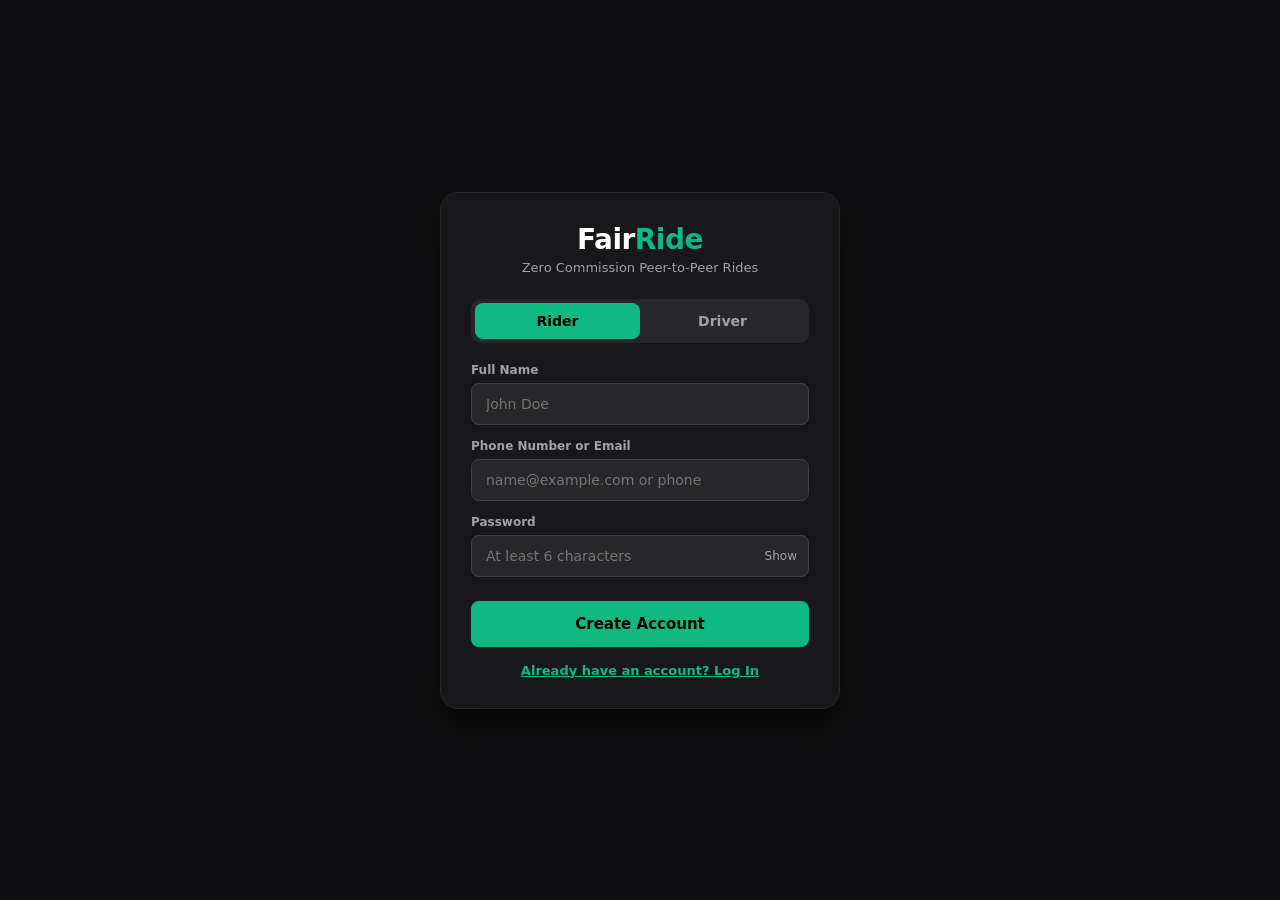
<file: login.html>
<!DOCTYPE html>
<html lang="en">
<head>
  <meta charset="UTF-8">
  <meta name="viewport" content="width=device-width, initial-scale=1.0">
  <title>FairRide - Secure Login</title>
  <style>
    * {
      box-sizing: border-box;
      margin: 0;
      padding: 0;
      font-family: system-ui, -apple-system, sans-serif;
    }

    body {
      background: #0f0f11;
      color: #fff;
      display: flex;
      min-height: 100vh;
      align-items: center;
      justify-content: center;
      padding: 20px;
    }

    .auth-card {
      background: #18181b;
      border: 1px solid #27272a;
      width: 100%;
      max-width: 400px;
      border-radius: 18px;
      padding: 30px;
      box-shadow: 0 15px 35px rgba(0, 0, 0, 0.7);
    }

    .brand {
      text-align: center;
      margin-bottom: 24px;
    }

    .brand h1 {
      font-size: 28px;
      font-weight: 800;
      letter-spacing: -0.5px;
    }

    .brand h1 span {
      color: #10b981;
    }

    .brand p {
      font-size: 13px;
      color: #a1a1aa;
      margin-top: 4px;
    }

    .role-toggle {
      display: flex;
      background: #27272a;
      border-radius: 10px;
      padding: 4px;
      margin-bottom: 20px;
    }

    .role-btn {
      flex: 1;
      padding: 10px;
      border: none;
      background: transparent;
      color: #a1a1aa;
      font-weight: 600;
      font-size: 14px;
      border-radius: 8px;
      cursor: pointer;
      transition: all 0.2s;
    }

    .role-btn.active {
      background: #10b981;
      color: #000;
    }

    .form-group {
      margin-bottom: 14px;
      text-align: left;
    }

    .form-group label {
      display: block;
      font-size: 12px;
      font-weight: 600;
      color: #a1a1aa;
      margin-bottom: 6px;
    }

    .input-wrapper {
      position: relative;
      display: flex;
      align-items: center;
    }

    .input-wrapper input {
      width: 100%;
      padding: 12px 14px;
      background: #27272a;
      border: 1px solid #3f3f46;
      border-radius: 8px;
      color: #fff;
      font-size: 14px;
      outline: none;
    }

    .input-wrapper input:focus {
      border-color: #10b981;
    }

    .toggle-pwd {
      position: absolute;
      right: 12px;
      background: none;
      border: none;
      color: #a1a1aa;
      font-size: 12px;
      cursor: pointer;
    }

    .btn-submit {
      width: 100%;
      padding: 14px;
      background: #10b981;
      border: none;
      border-radius: 8px;
      color: #000;
      font-weight: 700;
      font-size: 15px;
      cursor: pointer;
      margin-top: 10px;
    }

    .btn-submit:hover {
      background: #059669;
    }

    .switch-mode {
      text-align: center;
      margin-top: 16px;
      font-size: 13px;
      color: #a1a1aa;
    }

    .switch-mode span {
      color: #10b981;
      font-weight: 600;
      cursor: pointer;
      text-decoration: underline;
    }

    .alert-msg {
      display: none;
      padding: 10px;
      border-radius: 8px;
      font-size: 13px;
      margin-bottom: 14px;
      text-align: center;
    }

    .alert-msg.error {
      background: rgba(239, 68, 68, 0.2);
      border: 1px solid #ef4444;
      color: #fca5a5;
    }

    .alert-msg.success {
      background: rgba(16, 185, 129, 0.2);
      border: 1px solid #10b981;
      color: #86efac;
    }
  </style>
</head>
<body>

  <div class="auth-card">
    <div class="brand">
      <h1>Fair<span>Ride</span></h1>
      <p id="sub-title">Zero Commission Peer-to-Peer Rides</p>
    </div>

    <div id="alert-box" class="alert-msg"></div>

    <div class="role-toggle">
      <button class="role-btn active" id="btn-role-rider" onclick="selectRole('rider')">Rider</button>
      <button class="role-btn" id="btn-role-driver" onclick="selectRole('driver')">Driver</button>
    </div>

    <form id="auth-form" onsubmit="handleAuth(event)">
      <div class="form-group" id="name-group">
        <label>Full Name</label>
        <div class="input-wrapper">
          <input type="text" id="user-name" placeholder="John Doe">
        </div>
      </div>

      <div class="form-group">
        <label>Phone Number or Email</label>
        <div class="input-wrapper">
          <input type="text" id="user-identifier" placeholder="name@example.com or phone" required>
        </div>
      </div>

      <div class="form-group">
        <label>Password</label>
        <div class="input-wrapper">
          <input type="password" id="user-password" placeholder="At least 6 characters" required>
          <button type="button" class="toggle-pwd" onclick="togglePasswordVisibility()">Show</button>
        </div>
      </div>

      <button type="submit" class="btn-submit" id="submit-btn">Create Account</button>
    </form>

    <div class="switch-mode">
      <span id="toggle-auth-mode" onclick="toggleAuthMode()">Already have an account? Log In</span>
    </div>
  </div>

  <script>
    let currentRole = 'rider';
    let isSignUpMode = true;

    function selectRole(role) {
      currentRole = role;
      document.getElementById('btn-role-rider').classList.toggle('active', role === 'rider');
      document.getElementById('btn-role-driver').classList.toggle('active', role === 'driver');
      
      const sub = document.getElementById('sub-title');
      if (role === 'driver') {
        sub.innerText = "Driver Partner Portal (Keep 100% Fare)";
      } else {
        sub.innerText = "Zero Commission Peer-to-Peer Rides";
      }
    }

    function toggleAuthMode() {
      isSignUpMode = !isSignUpMode;
      const submitBtn = document.getElementById('submit-btn');
      const toggleLink = document.getElementById('toggle-auth-mode');
      const nameGroup = document.getElementById('name-group');
      const alertBox = document.getElementById('alert-box');

      alertBox.style.display = 'none';

      if (isSignUpMode) {
        submitBtn.innerText = currentRole === 'driver' ? "Register as Driver" : "Create Rider Account";
        toggleLink.innerText = "Already have an account? Log In";
        nameGroup.style.display = 'block';
      } else {
        submitBtn.innerText = "Log In";
        toggleLink.innerText = "Don't have an account? Sign Up";
        nameGroup.style.display = 'none';
      }
    }

    function togglePasswordVisibility() {
      const pwd = document.getElementById('user-password');
      const btn = document.querySelector('.toggle-pwd');
      if (pwd.type === 'password') {
        pwd.type = 'text';
        btn.innerText = 'Hide';
      } else {
        pwd.type = 'password';
        btn.innerText = 'Show';
      }
    }

    function showAlert(msg, isError = true) {
      const alertBox = document.getElementById('alert-box');
      alertBox.innerText = msg;
      alertBox.className = 'alert-msg ' + (isError ? 'error' : 'success');
      alertBox.style.display = 'block';
    }

    function handleAuth(e) {
      e.preventDefault();

      const identifier = document.getElementById('user-identifier').value.trim();
      const password = document.getElementById('user-password').value.trim();
      const fullName = document.getElementById('user-name').value.trim() || 'User';

      if (password.length < 6) {
        showAlert('Password must be at least 6 characters long.');
        return;
      }

      let users = JSON.parse(localStorage.getItem('fairride_accounts') || '{}');
      const userKey = `${currentRole}_${identifier.toLowerCase()}`;

      if (isSignUpMode) {
        if (users[userKey]) {
          showAlert('An account with this identifier already exists. Please log in.');
          return;
        }

        users[userKey] = {
          name: fullName,
          identifier: identifier,
          password: password,
          role: currentRole,
          createdAt: Date.now()
        };
        localStorage.setItem('fairride_accounts', JSON.stringify(users));

        localStorage.setItem('fairride_session', JSON.stringify({
          name: fullName,
          role: currentRole,
          identifier: identifier
        }));

        showAlert('Account created! Redirecting...', false);
        setTimeout(redirectToPortal, 800);

      } else {
        const account = users[userKey];

        if (!account || account.password !== password) {
          showAlert('Invalid phone/email or password.');
          return;
        }

        localStorage.setItem('fairride_session', JSON.stringify({
          name: account.name,
          role: currentRole,
          identifier: account.identifier
        }));

        showAlert('Login successful! Redirecting...', false);
        setTimeout(redirectToPortal, 800);
      }
    }

    function redirectToPortal() {
      if (currentRole === 'driver') {
        window.location.href = 'Drivers/driver.html';
      } else {
        window.location.href = 'Riders/index.html';
      }
    }

    window.onload = function() {
      const session = JSON.parse(localStorage.getItem('fairride_session') || 'null');
      if (session && session.role) {
        selectRole(session.role);
      }
    };
  </script>
</body>
</html>
</file>
